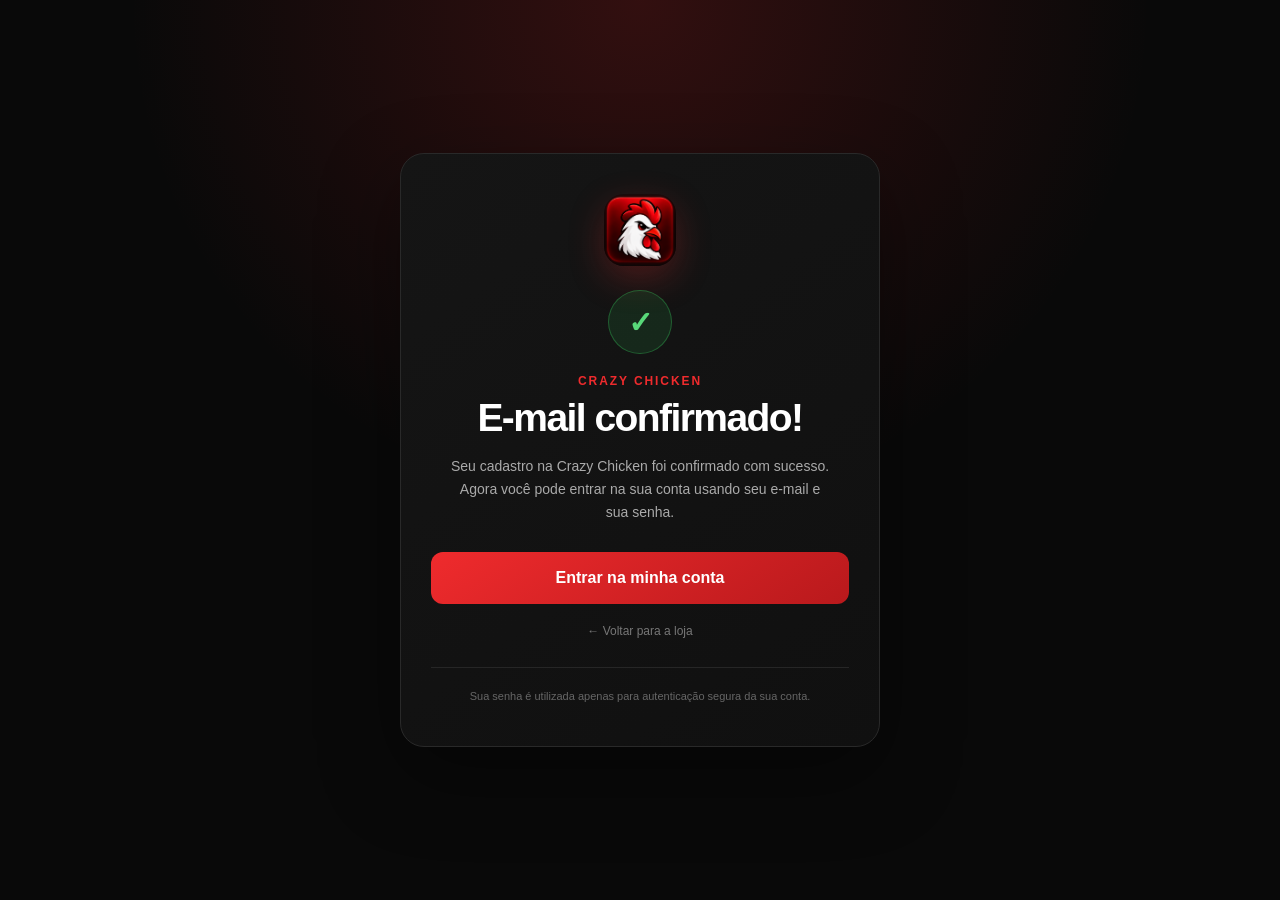
<file: confirmado.html>
<!doctype html>
<html lang="pt-BR">

<head>
  <meta charset="utf-8">

  <meta
    name="viewport"
    content="width=device-width, initial-scale=1"
  >

  <meta
    name="theme-color"
    content="#090909"
  >

  <title>E-mail confirmado | Crazy Chicken</title>

  <link
    rel="icon"
    type="image/png"
    href="/assets/crazy-chicken-icon.png"
  >

  <link
    rel="apple-touch-icon"
    href="/assets/crazy-chicken-icon.png"
  >

  <style>
    * {
      box-sizing: border-box;
    }

    html,
    body {
      margin: 0;
      min-height: 100%;
      font-family: Inter, Arial, sans-serif;
      background: #090909;
      color: #fff;
    }

    body {
      min-height: 100vh;

      display: flex;
      align-items: center;
      justify-content: center;

      padding: 24px;

      background:
        radial-gradient(
          circle at 50% 0%,
          rgba(239, 43, 45, 0.18),
          transparent 32rem
        ),
        #090909;
    }

    .card {
      width: min(480px, 100%);

      padding: 40px 30px;

      text-align: center;

      background:
        linear-gradient(
          145deg,
          #151515,
          #101010
        );

      border: 1px solid #292929;
      border-radius: 24px;

      box-shadow:
        0 28px 80px
        rgba(0, 0, 0, 0.4);
    }

    .logo {
      width: 72px;
      height: 72px;

      margin: 0 auto 24px;

      border-radius: 20px;

      overflow: hidden;

      box-shadow:
        0 12px 35px
        rgba(239, 43, 45, 0.25);
    }

    .logo img {
      display: block;

      width: 100%;
      height: 100%;

      object-fit: cover;
    }

    .success-icon {
      width: 64px;
      height: 64px;

      margin: 0 auto 20px;

      display: flex;
      align-items: center;
      justify-content: center;

      border-radius: 50%;

      background:
        rgba(52, 199, 89, 0.12);

      border:
        1px solid
        rgba(52, 199, 89, 0.35);

      color: #58d879;

      font-size: 30px;
      font-weight: 900;
    }

    .brand {
      margin-bottom: 9px;

      color: #ef2b2d;

      font-size: 12px;
      font-weight: 800;

      text-transform: uppercase;

      letter-spacing: 0.16em;
    }

    h1 {
      margin: 0 0 15px;

      font-size:
        clamp(29px, 7vw, 39px);

      line-height: 1.1;

      letter-spacing: -0.04em;
    }

    .description {
      max-width: 380px;

      margin: 0 auto 28px;

      color: #aaa;

      font-size: 14px;

      line-height: 1.65;
    }

    .button {
      width: 100%;

      min-height: 52px;

      display: flex;
      align-items: center;
      justify-content: center;

      padding: 12px 20px;

      border-radius: 12px;

      background:
        linear-gradient(
          145deg,
          #ef2b2d,
          #b9191c
        );

      color: #fff;

      font-weight: 800;

      text-decoration: none;

      transition:
        transform 0.2s,
        box-shadow 0.2s;
    }

    .button:hover {
      transform: translateY(-2px);

      box-shadow:
        0 10px 30px
        rgba(239, 43, 45, 0.2);
    }

    .store-link {
      display: inline-block;

      margin-top: 20px;

      color: #777;

      font-size: 12px;

      text-decoration: none;

      transition: color 0.2s;
    }

    .store-link:hover {
      color: #fff;
    }

    .security {
      margin-top: 28px;

      padding-top: 20px;

      border-top:
        1px solid #262626;

      color: #666;

      font-size: 11px;

      line-height: 1.6;
    }

    @media (max-width: 520px) {
      body {
        padding: 16px;
      }

      .card {
        padding: 32px 22px;

        border-radius: 20px;
      }

      .logo {
        width: 64px;
        height: 64px;
      }
    }
  </style>

</head>

<body>

  <main class="card">

    <div class="logo">
      <img
        src="/assets/crazy-chicken-icon.png"
        alt="Crazy Chicken"
      >
    </div>

    <div class="success-icon">
      ✓
    </div>

    <div class="brand">
      Crazy Chicken
    </div>

    <h1>
      E-mail confirmado!
    </h1>

    <p class="description">
      Seu cadastro na Crazy Chicken foi confirmado
      com sucesso. Agora você pode entrar na sua conta
      usando seu e-mail e sua senha.
    </p>

    <a
      class="button"
      href="/login.html"
    >
      Entrar na minha conta
    </a>

    <a
      class="store-link"
      href="/index.html"
    >
      ← Voltar para a loja
    </a>

    <div class="security">
      Sua senha é utilizada apenas para autenticação
      segura da sua conta.
    </div>

  </main>

</body>

</html>
</file>
